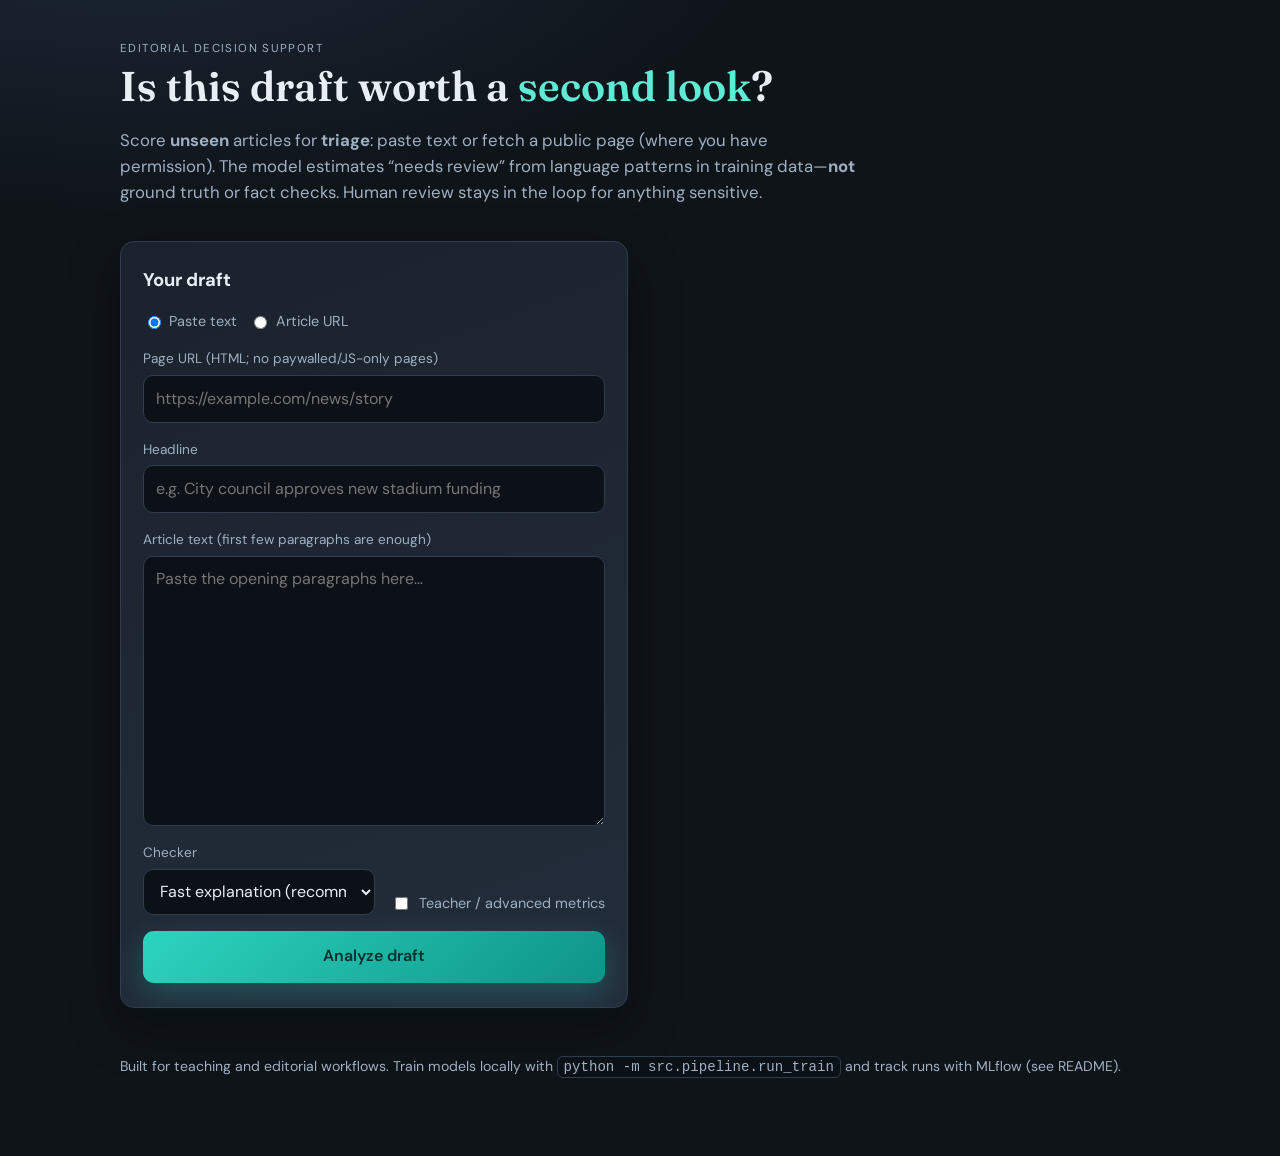
<file: static/index.html>
<!DOCTYPE html>
<html lang="en">
<head>
  <meta charset="UTF-8" />
  <meta name="viewport" content="width=device-width, initial-scale=1" />
  <title>News draft helper</title>
  <link rel="stylesheet" href="/static/styles.css" />
  <link rel="preconnect" href="https://fonts.googleapis.com" />
  <link rel="preconnect" href="https://fonts.gstatic.com" crossorigin />
  <link href="https://fonts.googleapis.com/css2?family=DM+Sans:ital,opsz,wght@0,9..40,400;0,9..40,600;0,9..40,700;1,9..40,400&family=Fraunces:opsz,wght@9..144,600&display=swap" rel="stylesheet" />
</head>
<body>
  <div class="page">
    <header class="hero">
      <p class="eyebrow">Editorial decision support</p>
      <h1>Is this draft worth a <span class="accent">second look</span>?</h1>
      <p class="lede">
        Score <strong>unseen</strong> articles for <strong>triage</strong>: paste text or fetch a public page (where you have permission).
        The model estimates “needs review” from language patterns in training data—<strong>not</strong> ground truth or fact checks.
        Human review stays in the loop for anything sensitive.
      </p>
    </header>

    <main class="grid">
      <section class="card form-card">
        <h2>Your draft</h2>
        <div class="tabs" role="tablist">
          <label class="tab"><input type="radio" name="inputmode" value="paste" checked /> Paste text</label>
          <label class="tab"><input type="radio" name="inputmode" value="url" /> Article URL</label>
        </div>
        <label class="field" id="url-row" hidden>
          <span>Page URL (HTML; no paywalled/JS-only pages)</span>
          <input id="url" type="url" maxlength="2048" placeholder="https://example.com/news/story" />
        </label>
        <label class="field paste-only">
          <span>Headline</span>
          <input id="title" type="text" maxlength="500" placeholder="e.g. City council approves new stadium funding" />
        </label>
        <label class="field paste-only">
          <span>Article text (first few paragraphs are enough)</span>
          <textarea id="body" rows="10" maxlength="50000" placeholder="Paste the opening paragraphs here…"></textarea>
        </label>
        <div class="row">
          <label class="field inline">
            <span>Checker</span>
            <select id="backend">
              <option value="classical" selected>Fast explanation (recommended)</option>
              <option value="bilstm">Neural — BiLSTM</option>
              <option value="mini_transformer">Neural — small Transformer</option>
            </select>
          </label>
          <label class="toggle">
            <input type="checkbox" id="teacher" />
            <span>Teacher / advanced metrics</span>
          </label>
        </div>
        <button type="button" id="analyze" class="primary">Analyze draft</button>
        <p id="error" class="error" hidden></p>
      </section>

      <section class="card result-card" id="result" hidden>
        <div id="verdict-badge" class="badge">—</div>
        <h2 id="headline">—</h2>
        <p id="detail" class="detail">—</p>
        <div class="meter-wrap">
          <div class="meter-label"><span>Toward “needs review”</span><span id="meter-pct">0%</span></div>
          <div class="meter" role="progressbar" aria-valuemin="0" aria-valuemax="100" aria-valuenow="0" id="meter-bar"></div>
        </div>
        <p id="scale-note" class="muted small">—</p>

        <div class="explain">
          <h3>Why this score? (plain summary)</h3>
          <p id="executive-why" class="detail small">—</p>
        </div>

        <div class="explain">
          <h3>What influenced this score?</h3>
          <p class="muted small">
            These are phrases <em>in your text</em> that pushed the fast model toward “review” or “reliable.”
            They are statistical—not proof something is false or true. <strong>AI-written</strong> and <strong>fake</strong> are not the same problem.
          </p>
          <ul id="phrases" class="phrase-list"></ul>
        </div>

        <div id="framing-panel" class="framing" hidden>
          <h3>How ML fits your product (automation)</h3>
          <ul id="framing-list" class="framing-list"></ul>
        </div>

        <div id="teacher-panel" class="teacher" hidden>
          <h3>For instructors (precision / recall)</h3>
          <p class="muted small" id="teacher-note"></p>
          <pre id="teacher-json" class="code"></pre>
        </div>
      </section>
    </main>

    <footer class="footer">
      <p>
        Built for teaching and editorial workflows. Train models locally with
        <code>python -m src.pipeline.run_train</code> and track runs with MLflow (see README).
      </p>
    </footer>
  </div>
  <script src="/static/app.js"></script>
</body>
</html>
</file>
<file: static/styles.css>
:root {
  --bg: #0f1419;
  --surface: #1a222d;
  --surface2: #232d3b;
  --text: #e8eef4;
  --muted: #9fb0c3;
  --accent: #5eead4;
  --accent2: #fbbf24;
  --danger: #f87171;
  --ok: #4ade80;
  --border: #2f3d4f;
  --radius: 14px;
  --shadow: 0 18px 50px rgba(0, 0, 0, 0.35);
}

* {
  box-sizing: border-box;
}

body {
  margin: 0;
  min-height: 100vh;
  font-family: "DM Sans", system-ui, sans-serif;
  background: radial-gradient(1200px 600px at 10% -10%, #1e293b 0%, var(--bg) 55%);
  color: var(--text);
  line-height: 1.55;
}

.page {
  max-width: 1080px;
  margin: 0 auto;
  padding: 2.5rem 1.25rem 4rem;
}

.hero h1 {
  font-family: "Fraunces", Georgia, serif;
  font-size: clamp(1.85rem, 4vw, 2.6rem);
  line-height:1.15;
  margin: 0.35rem 0 1rem;
  font-weight: 600;
}

.accent {
  color: var(--accent);
}

.eyebrow {
  text-transform: uppercase;
  letter-spacing: 0.12em;
  font-size: 0.72rem;
  color: var(--muted);
  margin: 0;
}

.lede {
  max-width: 62ch;
  color: var(--muted);
  font-size: 1.05rem;
  margin: 0;
}

.grid {
  display: grid;
  gap: 1.5rem;
  margin-top: 2.25rem;
}

@media (min-width: 900px) {
  .grid {
    grid-template-columns: 1fr 1fr;
    align-items: start;
  }
}

.card {
  background: linear-gradient(160deg, var(--surface) 0%, var(--surface2) 100%);
  border: 1px solid var(--border);
  border-radius: var(--radius);
  padding: 1.5rem 1.35rem;
  box-shadow: var(--shadow);
}

.card h2 {
  margin-top: 0;
  font-size: 1.15rem;
}

.field {
  display: flex;
  flex-direction: column;
  gap: 0.35rem;
  margin-bottom: 1rem;
}

.field span {
  font-size: 0.85rem;
  color: var(--muted);
}

input, textarea, select {
  font: inherit;
  color: var(--text);
  background: #0c1117;
  border: 1px solid var(--border);
  border-radius: 10px;
  padding: 0.65rem 0.75rem;
}

textarea {
  resize: vertical;
  min-height: 160px;
}

.row {
  display: flex;
  flex-wrap: wrap;
  gap: 1rem;
  align-items: flex-end;
  margin-bottom: 1rem;
}

.field.inline {
  flex: 1;
  min-width: 200px;
  margin-bottom: 0;
}

.toggle {
  display: flex;
  align-items: center;
  gap: 0.5rem;
  font-size: 0.9rem;
  color: var(--muted);
  user-select: none;
}

.primary {
  width: 100%;
  font: inherit;
  font-weight: 600;
  padding: 0.85rem 1rem;
  border: none;
  border-radius: 11px;
  cursor: pointer;
  background: linear-gradient(135deg, #2dd4bf, #0d9488);
  color: #042f2e;
  box-shadow: 0 10px 30px rgba(45, 212, 191, 0.25);
}

.primary:hover {
  filter: brightness(1.05);
}

.error {
  color: var(--danger);
  font-size: 0.9rem;
  margin-top: 0.75rem;
}

.badge {
  display: inline-block;
  padding: 0.35rem 0.75rem;
  border-radius: 999px;
  font-size: 0.78rem;
  font-weight: 700;
  letter-spacing: 0.04em;
  text-transform: uppercase;
  background: var(--surface2);
  border: 1px solid var(--border);
  margin-bottom: 0.75rem;
}

.badge.ok { color: var(--ok); border-color: rgba(74, 222, 128, 0.35); }
.badge.mid { color: var(--accent2); border-color: rgba(251, 191, 36, 0.35); }
.badge.warn { color: var(--danger); border-color: rgba(248, 113, 113, 0.35); }

.detail {
  color: var(--muted);
  font-size: 1rem;
}

.meter-wrap {
  margin: 1.25rem 0 0.5rem;
}

.meter-label {
  display: flex;
  justify-content: space-between;
  font-size: 0.85rem;
  color: var(--muted);
  margin-bottom: 0.35rem;
}

.meter {
  height: 12px;
  border-radius: 999px;
  background: #0c1117;
  border: 1px solid var(--border);
  overflow: hidden;
}

.meter::after {
  content: "";
  display: block;
  height: 100%;
  width: var(--w, 0%);
  border-radius: inherit;
  background: linear-gradient(90deg, #34d399, #fbbf24, #f87171);
  transition: width 0.45s ease;
}

.small {
  font-size: 0.85rem;
}

.explain {
  margin-top: 1.5rem;
  padding-top: 1.25rem;
  border-top: 1px solid var(--border);
}

.phrase-list {
  list-style: none;
  padding: 0;
  margin: 0.5rem 0 0;
  display: flex;
  flex-direction: column;
  gap: 0.5rem;
}

.phrase-list li {
  display: flex;
  justify-content: space-between;
  gap: 1rem;
  padding: 0.55rem 0.65rem;
  background: #0c1117;
  border-radius: 8px;
  border: 1px solid var(--border);
  font-size: 0.9rem;
}

.phrase-list .tag {
  font-size: 0.72rem;
  text-transform: uppercase;
  letter-spacing: 0.06em;
  color: var(--accent2);
  white-space: nowrap;
}

.teacher {
  margin-top: 1.25rem;
  padding-top: 1rem;
  border-top: 1px dashed var(--border);
}

.code {
  background: #0c1117;
  border: 1px solid var(--border);
  border-radius: 10px;
  padding: 0.75rem;
  overflow: auto;
  font-size: 0.78rem;
  max-height: 280px;
}

.tabs {
  display: flex;
  gap: 0.75rem;
  margin-bottom: 1rem;
  flex-wrap: wrap;
}

.tab {
  display: flex;
  align-items: center;
  gap: 0.35rem;
  font-size: 0.9rem;
  color: var(--muted);
  cursor: pointer;
}

.framing {
  margin-top: 1.25rem;
  padding: 1rem;
  background: #0c1117;
  border: 1px solid var(--border);
  border-radius: 10px;
}

.framing-list {
  margin: 0.35rem 0 0;
  padding-left: 1.1rem;
  color: var(--muted);
  font-size: 0.88rem;
  line-height: 1.5;
}

.footer {
  margin-top: 3rem;
  color: var(--muted);
  font-size: 0.88rem;
}

code {
  background: #0c1117;
  padding: 0.12rem 0.35rem;
  border-radius: 6px;
  border: 1px solid var(--border);
}
</file>
